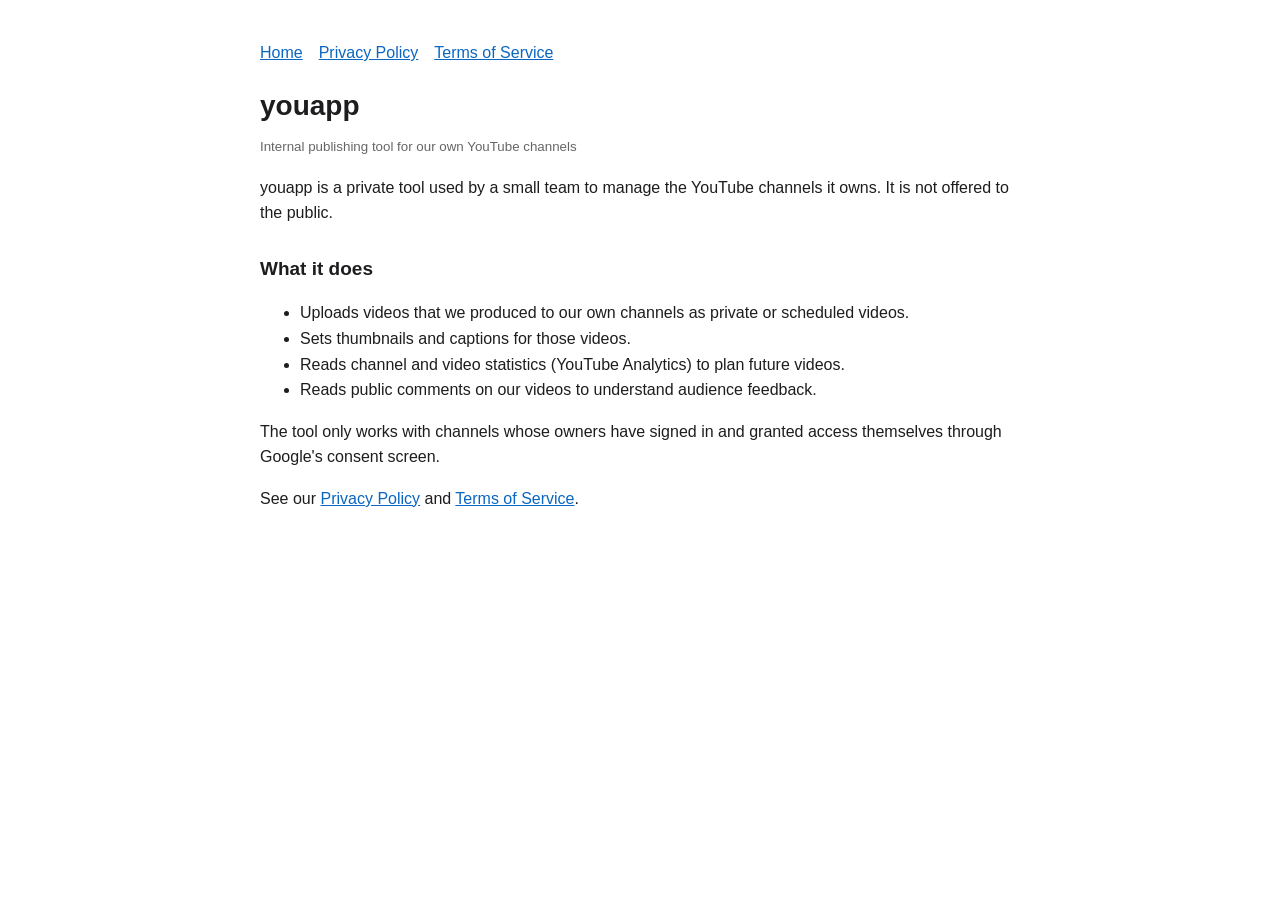
<file: index.html>
<!doctype html><html lang="en"><head><meta charset="utf-8"><meta name="viewport" content="width=device-width,initial-scale=1"><title>youapp</title><link rel="stylesheet" href="style.css"></head><body>
<nav><a href="index.html">Home</a><a href="privacy.html">Privacy Policy</a><a href="terms.html">Terms of Service</a></nav>
<h1>youapp</h1><small>Internal publishing tool for our own YouTube channels</small>
<p>youapp is a private tool used by a small team to manage the YouTube channels it owns. It is not offered to the public.</p>
<h2>What it does</h2>
<ul><li>Uploads videos that we produced to our own channels as private or scheduled videos.</li>
<li>Sets thumbnails and captions for those videos.</li>
<li>Reads channel and video statistics (YouTube Analytics) to plan future videos.</li>
<li>Reads public comments on our videos to understand audience feedback.</li></ul>
<p>The tool only works with channels whose owners have signed in and granted access themselves through Google's consent screen.</p>
<p>See our <a href="privacy.html">Privacy Policy</a> and <a href="terms.html">Terms of Service</a>.</p>
</body></html>
</file>
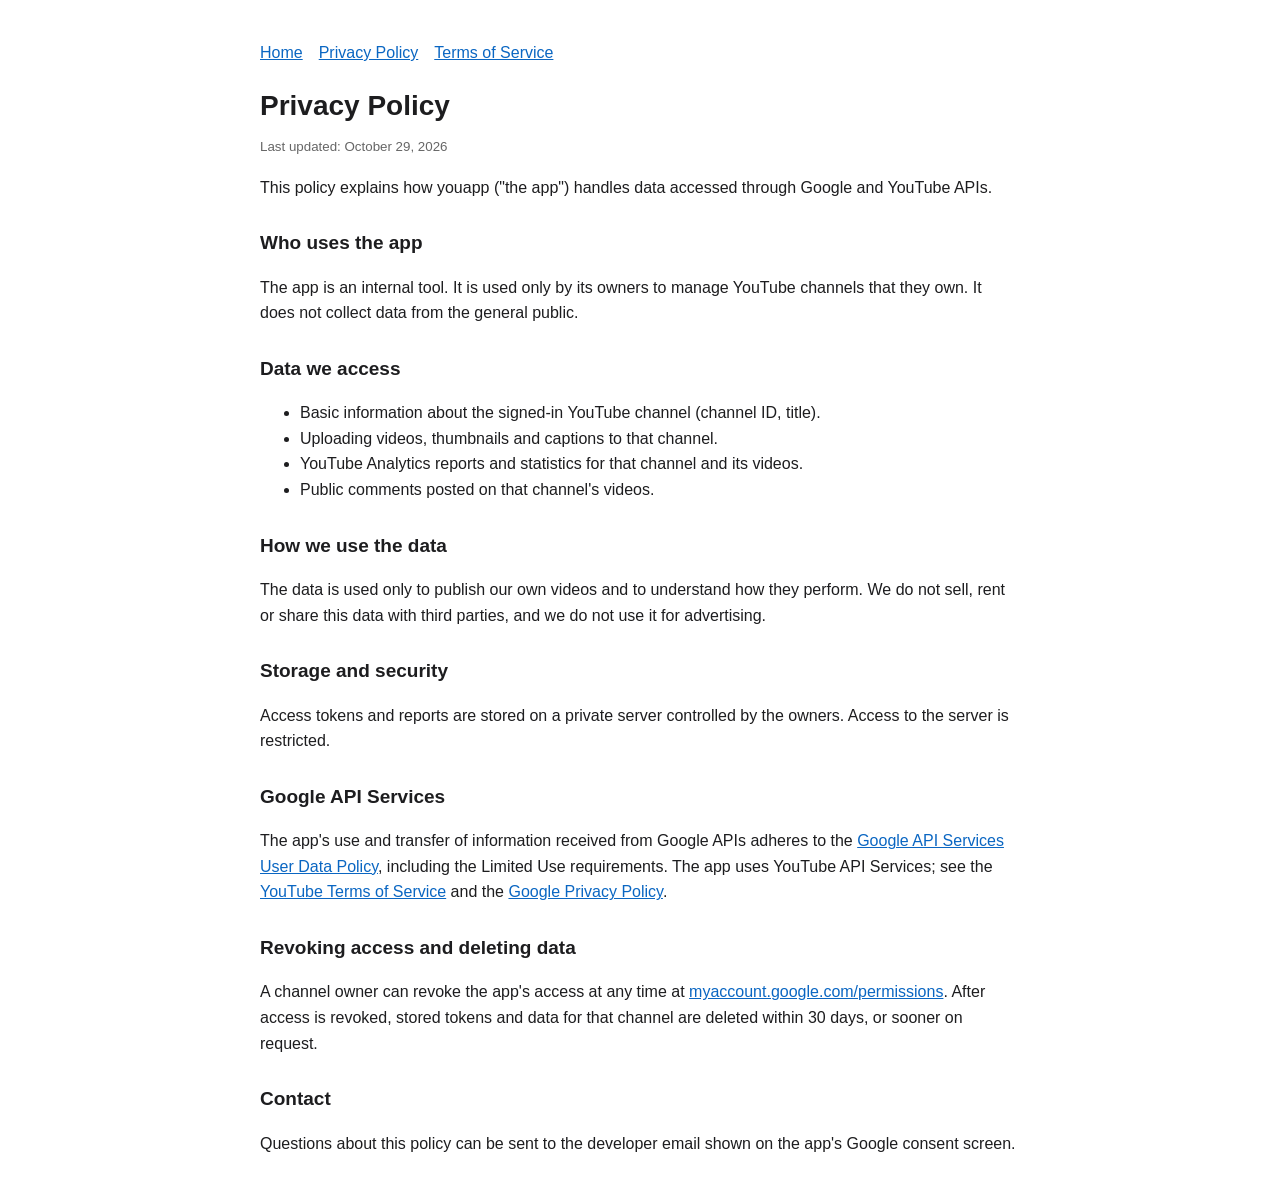
<file: privacy.html>
<!doctype html><html lang="en"><head><meta charset="utf-8"><meta name="viewport" content="width=device-width,initial-scale=1"><title>youapp — Privacy Policy</title><link rel="stylesheet" href="style.css"></head><body>
<nav><a href="index.html">Home</a><a href="privacy.html">Privacy Policy</a><a href="terms.html">Terms of Service</a></nav>
<h1>Privacy Policy</h1><small>Last updated: October 29, 2026</small>
<p>This policy explains how youapp ("the app") handles data accessed through Google and YouTube APIs.</p>
<h2>Who uses the app</h2>
<p>The app is an internal tool. It is used only by its owners to manage YouTube channels that they own. It does not collect data from the general public.</p>
<h2>Data we access</h2>
<ul><li>Basic information about the signed-in YouTube channel (channel ID, title).</li>
<li>Uploading videos, thumbnails and captions to that channel.</li>
<li>YouTube Analytics reports and statistics for that channel and its videos.</li>
<li>Public comments posted on that channel's videos.</li></ul>
<h2>How we use the data</h2>
<p>The data is used only to publish our own videos and to understand how they perform. We do not sell, rent or share this data with third parties, and we do not use it for advertising.</p>
<h2>Storage and security</h2>
<p>Access tokens and reports are stored on a private server controlled by the owners. Access to the server is restricted.</p>
<h2>Google API Services</h2>
<p>The app's use and transfer of information received from Google APIs adheres to the <a href="https://developers.google.com/terms/api-services-user-data-policy">Google API Services User Data Policy</a>, including the Limited Use requirements. The app uses YouTube API Services; see the <a href="https://www.youtube.com/t/terms">YouTube Terms of Service</a> and the <a href="https://policies.google.com/privacy">Google Privacy Policy</a>.</p>
<h2>Revoking access and deleting data</h2>
<p>A channel owner can revoke the app's access at any time at <a href="https://myaccount.google.com/permissions">myaccount.google.com/permissions</a>. After access is revoked, stored tokens and data for that channel are deleted within 30 days, or sooner on request.</p>
<h2>Contact</h2>
<p>Questions about this policy can be sent to the developer email shown on the app's Google consent screen.</p>
</body></html>
</file>
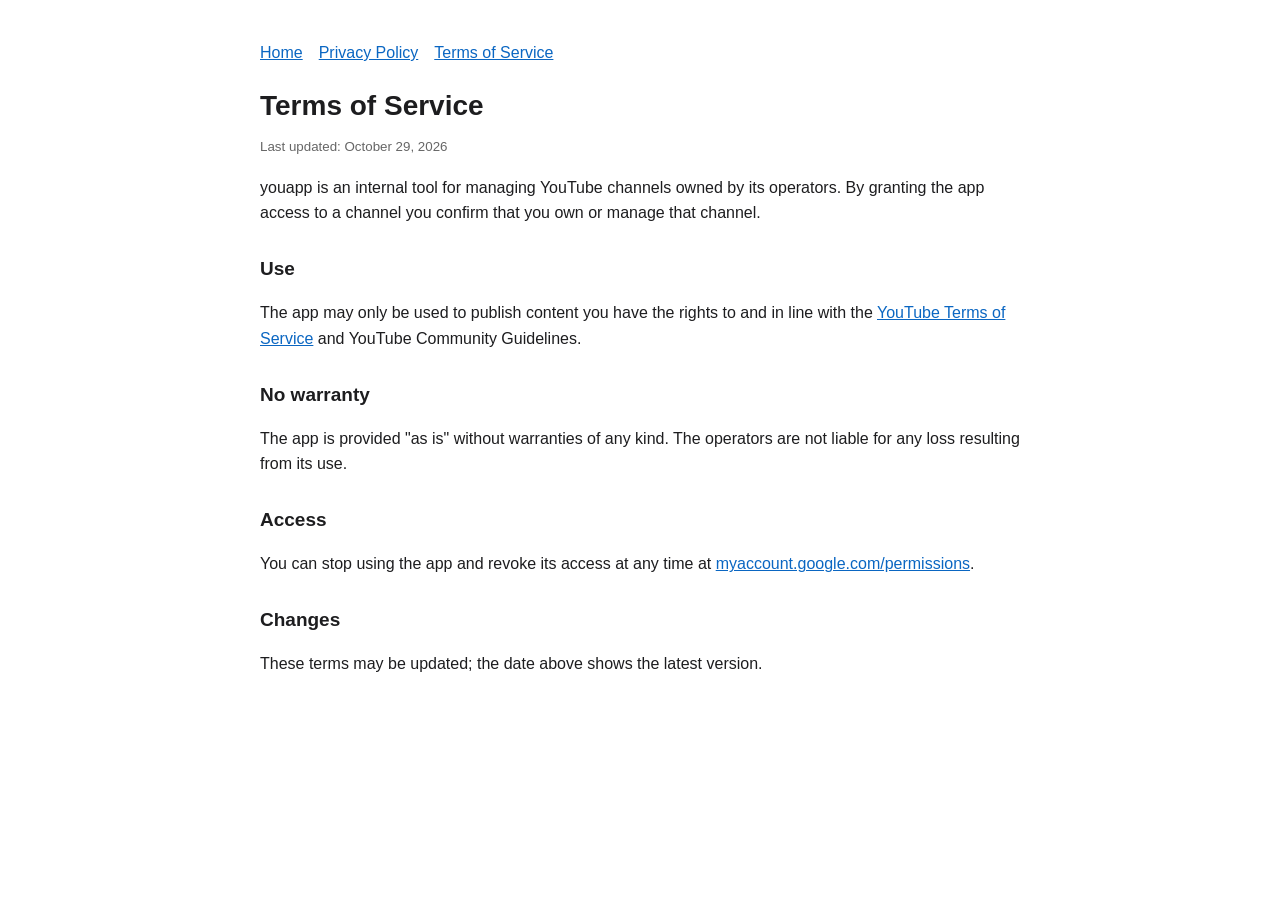
<file: terms.html>
<!doctype html><html lang="en"><head><meta charset="utf-8"><meta name="viewport" content="width=device-width,initial-scale=1"><title>youapp — Terms of Service</title><link rel="stylesheet" href="style.css"></head><body>
<nav><a href="index.html">Home</a><a href="privacy.html">Privacy Policy</a><a href="terms.html">Terms of Service</a></nav>
<h1>Terms of Service</h1><small>Last updated: October 29, 2026</small>
<p>youapp is an internal tool for managing YouTube channels owned by its operators. By granting the app access to a channel you confirm that you own or manage that channel.</p>
<h2>Use</h2>
<p>The app may only be used to publish content you have the rights to and in line with the <a href="https://www.youtube.com/t/terms">YouTube Terms of Service</a> and YouTube Community Guidelines.</p>
<h2>No warranty</h2>
<p>The app is provided "as is" without warranties of any kind. The operators are not liable for any loss resulting from its use.</p>
<h2>Access</h2>
<p>You can stop using the app and revoke its access at any time at <a href="https://myaccount.google.com/permissions">myaccount.google.com/permissions</a>.</p>
<h2>Changes</h2>
<p>These terms may be updated; the date above shows the latest version.</p>
</body></html>
</file>
<file: style.css>
body{font-family:-apple-system,Segoe UI,Roboto,Arial,sans-serif;max-width:760px;margin:40px auto;padding:0 20px;line-height:1.6;color:#1d1d1f;background:#fff}
h1{font-size:28px;margin-bottom:4px}h2{font-size:19px;margin-top:28px}a{color:#0a66c2}small{color:#666}nav a{margin-right:16px}
</file>
